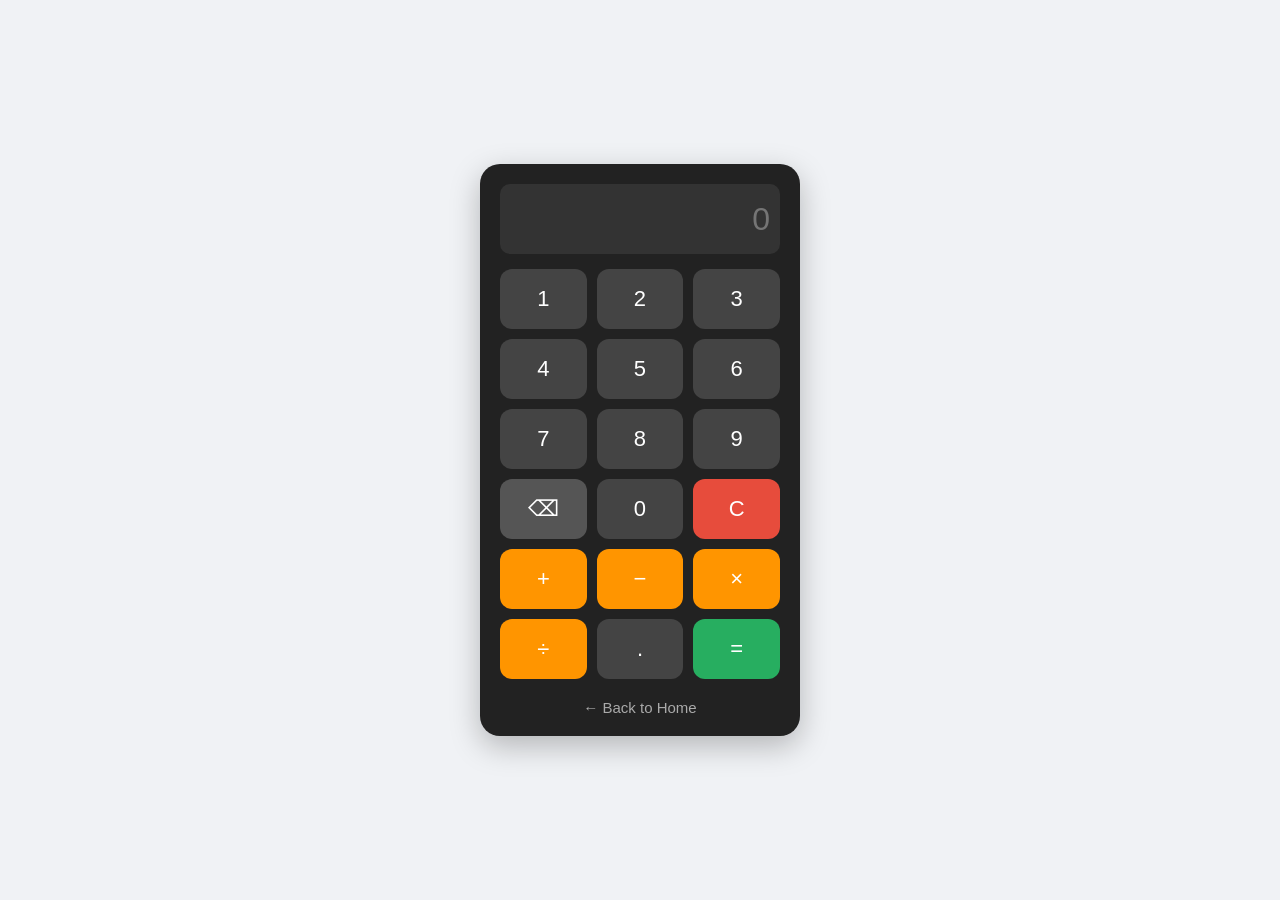
<file: calculator.html>
<!DOCTYPE html>
<html lang="en">

<head>
  <meta charset="UTF-8">

  <meta
    name="viewport"
    content="width=device-width, initial-scale=1.0"
  >

  <title>Basic Calculator</title>

  <link rel="stylesheet" href="calculator.css">
</head>

<body>

  <div class="calculator">

    <!-- Display -->

    <input
      type="text"
      id="display"
      readonly
      placeholder="0"
    >


    <!-- Calculator Buttons -->

    <div class="buttons">

      <!-- Row 1 -->

      <button onclick="appendValue('1')">
        1
      </button>

      <button onclick="appendValue('2')">
        2
      </button>

      <button onclick="appendValue('3')">
        3
      </button>


      <!-- Row 2 -->

      <button onclick="appendValue('4')">
        4
      </button>

      <button onclick="appendValue('5')">
        5
      </button>

      <button onclick="appendValue('6')">
        6
      </button>


      <!-- Row 3 -->

      <button onclick="appendValue('7')">
        7
      </button>

      <button onclick="appendValue('8')">
        8
      </button>

      <button onclick="appendValue('9')">
        9
      </button>


      <!-- Row 4 -->

      <button
        class="back"
        onclick="deleteLast()"
      >
        ⌫
      </button>

      <button onclick="appendValue('0')">
        0
      </button>

      <button
        class="clear"
        onclick="clearDisplay()"
      >
        C
      </button>


      <!-- Row 5 -->

      <button
        class="operator"
        onclick="appendValue('+')"
      >
        +
      </button>

      <button
        class="operator"
        onclick="appendValue('-')"
      >
        −
      </button>

      <button
        class="operator"
        onclick="appendValue('*')"
      >
        ×
      </button>


      <!-- Row 6 -->

      <button
        class="operator"
        onclick="appendValue('/')"
      >
        ÷
      </button>

      <button onclick="appendValue('.')">
        .
      </button>

      <button
        class="equals"
        onclick="calculate()"
      >
        =
      </button>

    </div>


    <!-- Back to Home -->

    <a href="index.html" class="home-link">
      ← Back to Home
    </a>

  </div>


  <script src="script.js"></script>

</body>

</html>
</file>
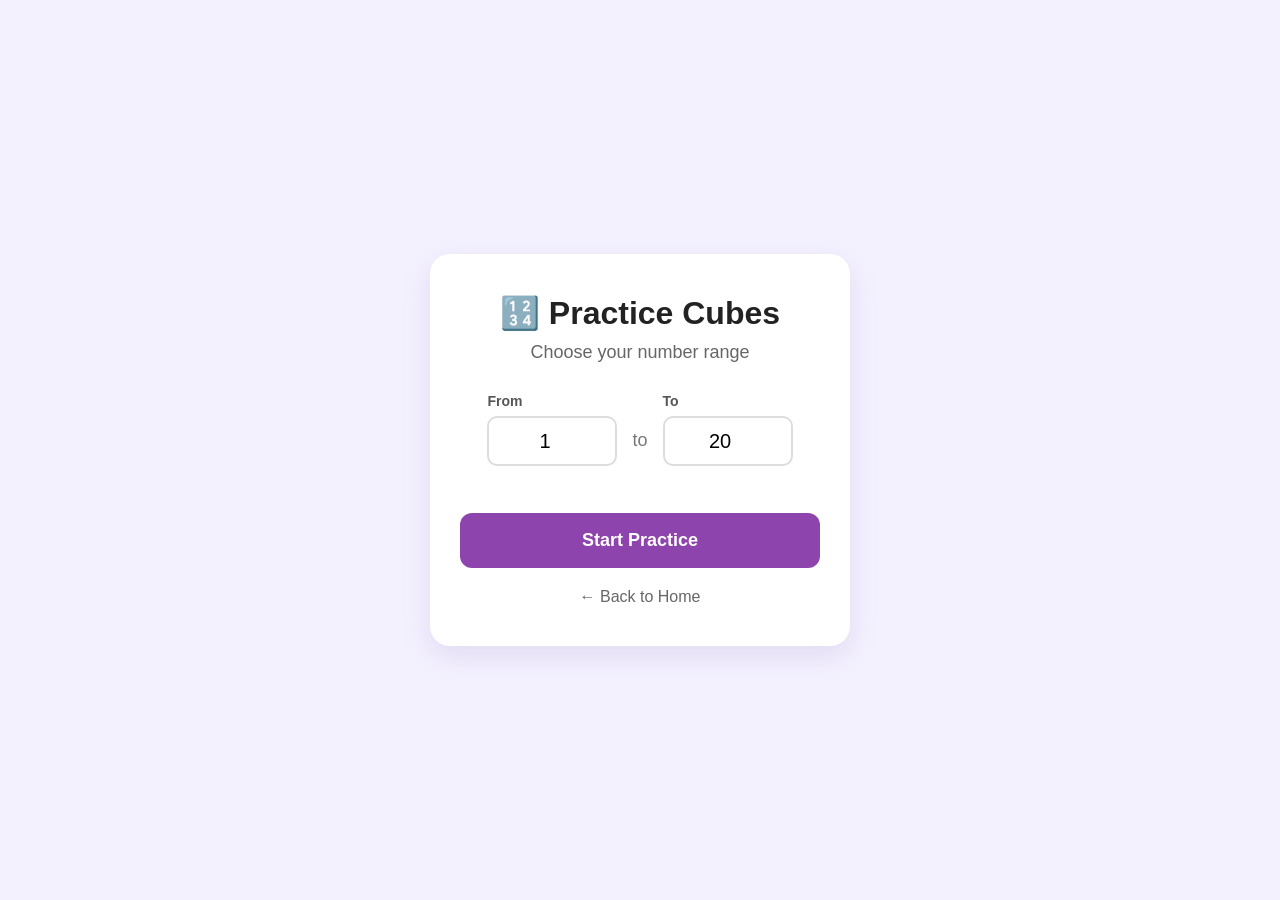
<file: cubes.html>
<!DOCTYPE html>
<html lang="en">

<head>

  <meta charset="UTF-8">

  <meta
    name="viewport"
    content="width=device-width, initial-scale=1.0"
  >

  <title>Practice Cubes</title>

  <link rel="stylesheet" href="cubes.css">

</head>


<body>


  <div class="practice-container">


    <!-- =========================
         RANGE SELECTION SCREEN
         ========================= -->

    <div id="setup-screen">

      <h1>🔢 Practice Cubes</h1>

      <p class="subtitle">
        Choose your number range
      </p>


      <div class="range-inputs">


        <div class="input-group">

          <label for="min-number">
            From
          </label>

          <input
            type="number"
            id="min-number"
            value="1"
            min="1"
          >

        </div>


        <span class="to-text">
          to
        </span>


        <div class="input-group">

          <label for="max-number">
            To
          </label>

          <input
            type="number"
            id="max-number"
            value="20"
            min="1"
          >

        </div>


      </div>


      <!-- Error message -->

      <p
        id="range-error"
        class="error-message"
      ></p>


      <!-- Start -->

      <button
        class="start-button"
        onclick="startPractice()"
      >
        Start Practice
      </button>


      <!-- Home -->

      <a
        href="index.html"
        class="back-link"
      >
        ← Back to Home
      </a>

    </div>



    <!-- =========================
         PRACTICE SCREEN
         ========================= -->

    <div
      id="practice-screen"
      class="hidden"
    >


      <h1>🔢 Practice Cubes</h1>


      <p class="instruction">
        What is the cube of:
      </p>


      <!-- Number -->

      <div id="number-display">
        8
      </div>


      <!-- Answer -->

      <div class="answer-area">


        <input
          type="number"
          id="answer-input"
          placeholder="Enter your answer"
          autocomplete="off"
        >


        <button
          class="check-button"
          onclick="checkAnswer()"
        >
          Check
        </button>


      </div>


      <!-- Feedback -->

      <p id="feedback"></p>


      <!-- Stop -->

      <button
        class="stop-button"
        onclick="stopPractice()"
      >
        Stop Practice
      </button>


    </div>


  </div>


  <script src="cubes.js"></script>

</body>

</html>
</file>
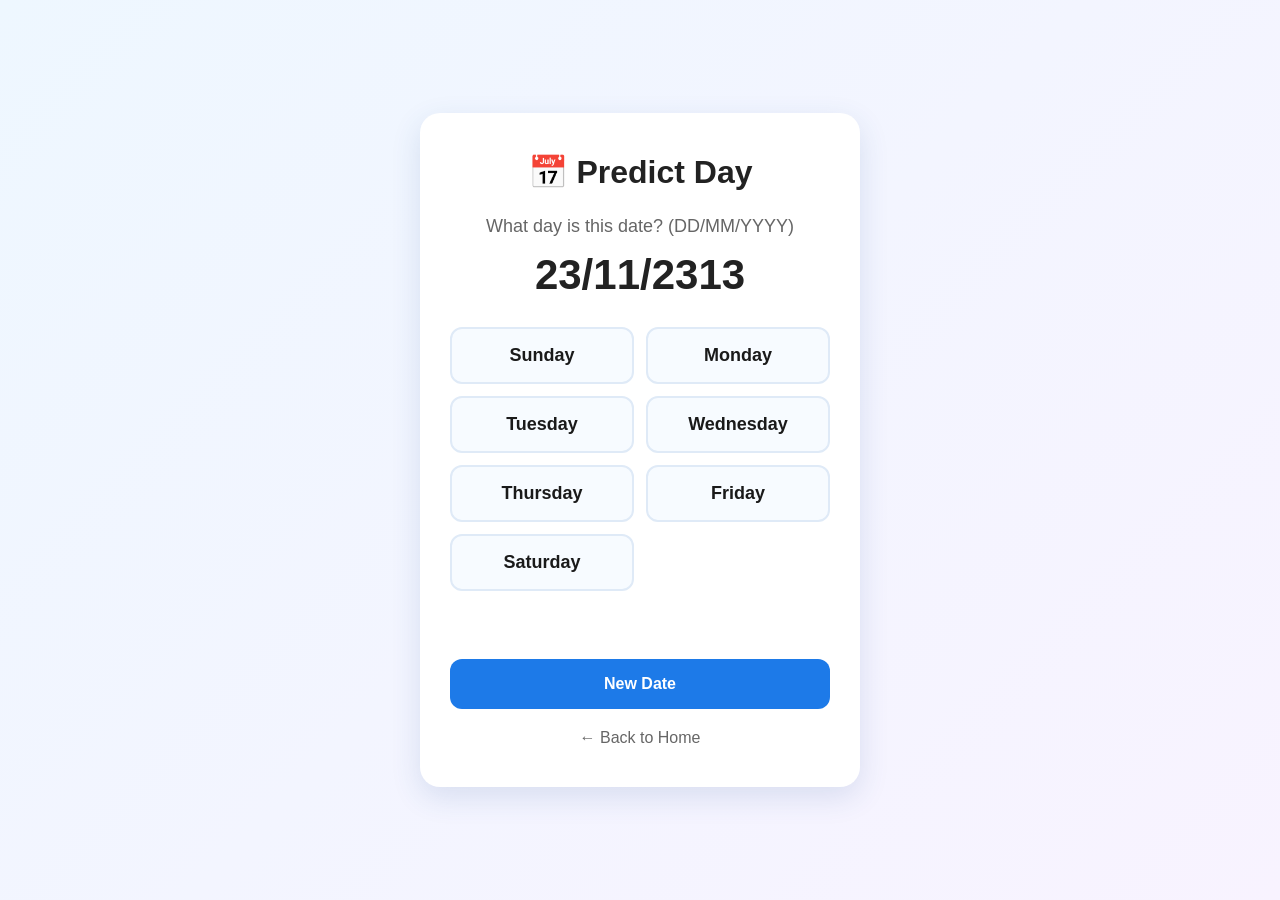
<file: day_predict.html>
<!DOCTYPE html>
<html lang="en">

<head>

  <meta charset="UTF-8">

  <meta
    name="viewport"
    content="width=device-width, initial-scale=1.0"
  >

  <title>Predict Day from Date</title>

  <link rel="stylesheet" href="day_predict.css">

</head>


<body>


  <div class="practice-container">

    <div id="practice-screen">

      <h1>📅 Predict Day</h1>

      <p class="instruction">
        What day is this date? (DD/MM/YYYY)
      </p>


      <div id="date-display">
        15 May 2024
      </div>


      <div id="answer-options" class="answer-options"></div>


      <p id="feedback"></p>


      <button
        class="new-button"
        onclick="nextQuestion()"
      >
        New Date
      </button>


      <a
        href="index.html"
        class="back-link"
      >
        ← Back to Home
      </a>

    </div>


  </div>


  <script src="day_predict.js"></script>

</body>

</html>
</file>
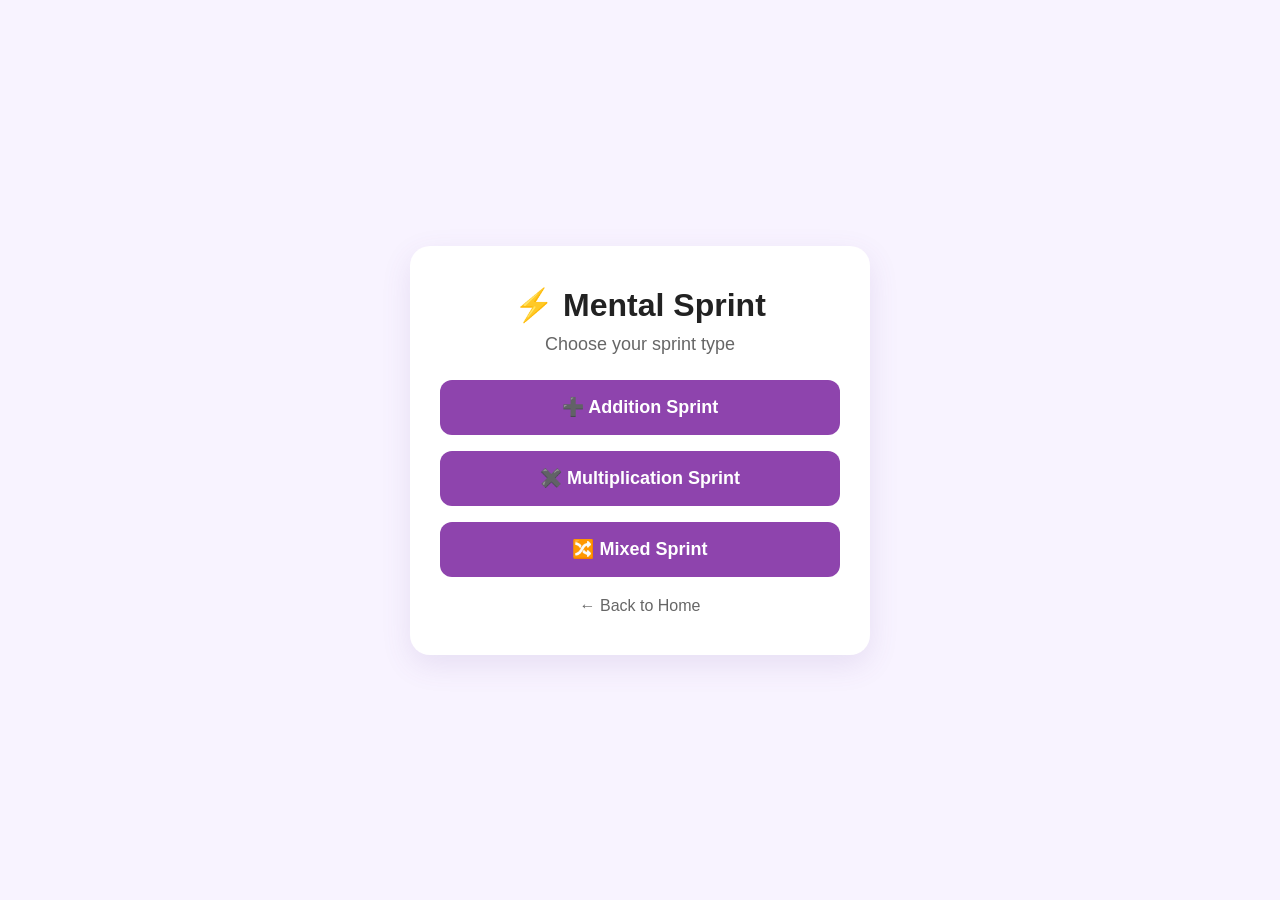
<file: mental_sprint.html>
<!DOCTYPE html>
<html lang="en">

<head>

  <meta charset="UTF-8">
  <meta name="viewport" content="width=device-width, initial-scale=1.0">

  <title>Mental Sprint</title>

  <link rel="stylesheet" href="mental_sprint.css">

</head>

<body>

  <div class="practice-container">

    <!-- =========================
         MODE SELECTION SCREEN
         ========================= -->

    <div id="mode-screen">

      <h1>⚡ Mental Sprint</h1>

      <p class="subtitle">
        Choose your sprint type
      </p>

      <div class="mode-buttons">

        <button class="mode-button" onclick="selectMode('addition')">
          ➕ Addition Sprint
        </button>

        <button class="mode-button" onclick="selectMode('multiplication')">
          ✖️ Multiplication Sprint
        </button>

        <button class="mode-button" onclick="selectMode('mixed')">
          🔀 Mixed Sprint
        </button>

      </div>

      <a href="index.html" class="back-link">
        ← Back to Home
      </a>

    </div>


    <!-- =========================
         SETUP SCREEN
         ========================= -->

    <div id="setup-screen" class="hidden">

      <h1 id="setup-title">Addition Sprint</h1>

      <div class="input-group">

        <label for="count-input">How many numbers?</label>
        <input type="number" id="count-input" min="2" value="3">

      </div>

      <div id="range-fields">

        <div class="input-group">

          <label for="min-input">Minimum number</label>
          <input type="number" id="min-input" min="0" value="1">

        </div>

        <div class="input-group">

          <label for="max-input">Maximum number</label>
          <input type="number" id="max-input" min="1" value="10">

        </div>

      </div>

      <p id="setup-error" class="error-message"></p>

      <button class="start-button" onclick="startSprint()">
        Start Sprint
      </button>

      <button class="secondary-button" onclick="showModeSelection()">
        Back
      </button>

    </div>


    <!-- =========================
         SPRINT SCREEN
         ========================= -->

    <div id="sprint-screen" class="hidden">

      <h1 id="sprint-title">Addition Sprint</h1>

      <p class="instruction" id="status-text">
        Watch carefully
      </p>

      <div id="sequence-display">5</div>

      <div id="answer-section" class="hidden">

        <input
          type="number"
          id="answer-input"
          placeholder="Enter final answer"
          autocomplete="off"
        >

        <button class="check-button" onclick="checkAnswer()">
          Check
        </button>

        <button class="secondary-button reveal-button" onclick="revealSequence()">
          Reveal Sequence
        </button>

        <button class="secondary-button reveal-button" onclick="revealAnswer()">
          Reveal Answer
        </button>

        <p id="feedback"></p>

        <a href="index.html" class="back-link home-link">
          ← Back to Home
        </a>

      </div>

    </div>

  </div>

  <script src="mental_sprint.js"></script>

</body>

</html>
</file>
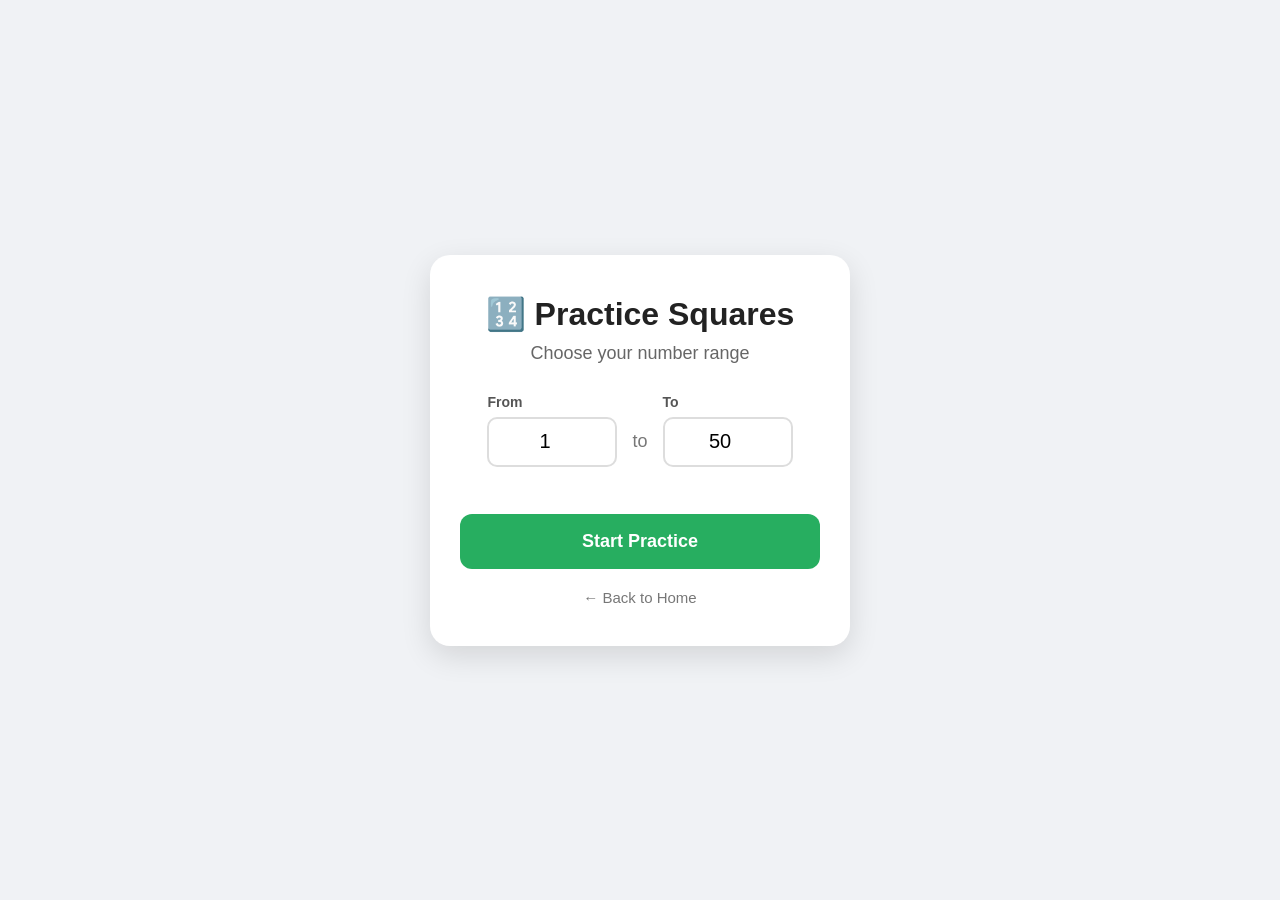
<file: squares.html>
<!DOCTYPE html>
<html lang="en">

<head>

  <meta charset="UTF-8">

  <meta
    name="viewport"
    content="width=device-width, initial-scale=1.0"
  >

  <title>Practice Squares</title>

  <link rel="stylesheet" href="squares.css">

</head>


<body>


  <div class="practice-container">


    <!-- =========================
         RANGE SELECTION SCREEN
         ========================= -->

    <div id="setup-screen">

      <h1>🔢 Practice Squares</h1>

      <p class="subtitle">
        Choose your number range
      </p>


      <div class="range-inputs">


        <div class="input-group">

          <label for="min-number">
            From
          </label>

          <input
            type="number"
            id="min-number"
            value="1"
            min="1"
          >

        </div>


        <span class="to-text">
          to
        </span>


        <div class="input-group">

          <label for="max-number">
            To
          </label>

          <input
            type="number"
            id="max-number"
            value="50"
            min="1"
          >

        </div>


      </div>


      <!-- Error message -->

      <p
        id="range-error"
        class="error-message"
      ></p>


      <!-- Start -->

      <button
        class="start-button"
        onclick="startPractice()"
      >
        Start Practice
      </button>


      <!-- Home -->

      <a
        href="index.html"
        class="back-link"
      >
        ← Back to Home
      </a>

    </div>



    <!-- =========================
         PRACTICE SCREEN
         ========================= -->

    <div
      id="practice-screen"
      class="hidden"
    >


      <h1>🔢 Practice Squares</h1>


      <p class="instruction">
        What is the square of:
      </p>


      <!-- Number -->

      <div id="number-display">
        25
      </div>


      <!-- Answer -->

      <div class="answer-area">


        <input
          type="number"
          id="answer-input"
          placeholder="Enter your answer"
          autocomplete="off"
        >


        <button
          class="check-button"
          onclick="checkAnswer()"
        >
          Check
        </button>


      </div>


      <!-- Feedback -->

      <p id="feedback"></p>


      <!-- Stop -->

      <button
        class="stop-button"
        onclick="stopPractice()"
      >
        Stop Practice
      </button>


    </div>


  </div>


  <script src="squares.js"></script>

</body>

</html>
</file>
<file: calculator.css>
* {
  box-sizing: border-box;

  margin: 0;
  padding: 0;
}


body {
  min-height: 100vh;

  display: flex;

  justify-content: center;
  align-items: center;

  background: #f0f2f5;

  font-family: Arial, sans-serif;
}


/* =========================
   CALCULATOR
   ========================= */

.calculator {
  width: 320px;

  padding: 20px;

  background: #222;

  border-radius: 20px;

  box-shadow:
    0 10px 30px rgba(0, 0, 0, 0.25);
}


/* =========================
   DISPLAY
   ========================= */

#display {
  width: 100%;

  height: 70px;

  margin-bottom: 15px;

  padding: 10px;

  border: none;

  border-radius: 10px;

  background: #333;

  color: white;

  font-size: 32px;

  text-align: right;

  outline: none;
}


/* =========================
   BUTTON GRID
   ========================= */

.buttons {
  display: grid;

  grid-template-columns:
    repeat(3, 1fr);

  gap: 10px;
}


/* =========================
   BUTTONS
   ========================= */

button {
  height: 60px;

  border: none;

  border-radius: 12px;

  background: #444;

  color: white;

  font-size: 22px;

  cursor: pointer;

  transition: 0.15s;
}


button:hover {
  background: #555;
}


button:active {
  transform: scale(0.95);
}


/* Back */

.back {
  background: #555;
}


/* Clear */

.clear {
  background: #e74c3c;
}


.clear:hover {
  background: #c0392b;
}


/* Operators */

.operator {
  background: #ff9500;
}


.operator:hover {
  background: #e68600;
}


/* Equals */

.equals {
  background: #27ae60;
}


.equals:hover {
  background: #219150;
}


/* =========================
   HOME LINK
   ========================= */

.home-link {
  display: block;

  margin-top: 20px;

  color: #aaa;

  text-align: center;

  text-decoration: none;

  font-size: 15px;
}


.home-link:hover {
  color: white;
}


/* =========================
   MOBILE
   ========================= */

@media (max-width: 400px) {

  .calculator {
    width: 90%;
  }

}
</file>
<file: cubes.css>
* {
  box-sizing: border-box;

  margin: 0;
  padding: 0;
}


body {
  min-height: 100vh;

  display: flex;

  justify-content: center;
  align-items: center;

  background: #f4f1ff;

  font-family: Arial, sans-serif;
}


/* =========================
   MAIN CONTAINER
   ========================= */

.practice-container {
  width: 420px;

  padding: 40px 30px;

  background: white;

  border-radius: 20px;

  box-shadow:
    0 10px 30px rgba(87, 56, 140, 0.12);

  text-align: center;
}


/* =========================
   HEADING
   ========================= */

h1 {
  margin-bottom: 10px;

  color: #222;

  font-size: 32px;
}


/* =========================
   SUBTITLE
   ========================= */

.subtitle {
  margin-bottom: 30px;

  color: #666;

  font-size: 18px;
}


/* =========================
   RANGE
   ========================= */

.range-inputs {
  display: flex;

  justify-content: center;
  align-items: end;

  gap: 15px;

  margin-bottom: 15px;
}


.input-group {
  display: flex;

  flex-direction: column;

  align-items: flex-start;
}


.input-group label {
  margin-bottom: 7px;

  color: #555;

  font-size: 14px;

  font-weight: bold;
}


.input-group input {
  width: 130px;

  height: 50px;

  padding: 10px;

  border: 2px solid #ddd;

  border-radius: 10px;

  font-size: 20px;

  text-align: center;

  outline: none;
}


.input-group input:focus {
  border-color: #8e44ad;
}


.to-text {
  padding-bottom: 15px;

  color: #777;

  font-size: 18px;
}


/* =========================
   ERROR
   ========================= */

.error-message {
  min-height: 22px;

  margin-bottom: 10px;

  color: #e74c3c;

  font-size: 14px;
}


/* =========================
   START BUTTON
   ========================= */

.start-button {
  width: 100%;

  height: 55px;

  border: none;

  border-radius: 12px;

  background: #8e44ad;

  color: white;

  font-size: 18px;

  font-weight: bold;

  cursor: pointer;

  transition: 0.2s;
}


.start-button:hover {
  background: #7d3ea5;
}


.start-button:active {
  transform: scale(0.98);
}


/* =========================
   PRACTICE
   ========================= */

.instruction {
  margin-top: 25px;

  margin-bottom: 10px;

  color: #666;

  font-size: 18px;
}


/* =========================
   NUMBER
   ========================= */

#number-display {
  margin: 10px 0 25px;

  color: #222;

  font-size: 64px;

  font-weight: bold;
}


/* =========================
   ANSWER AREA
   ========================= */

.answer-area {
  display: flex;

  gap: 10px;
}


#answer-input {
  flex: 1;

  height: 55px;

  padding: 10px;

  border: 2px solid #ddd;

  border-radius: 10px;

  font-size: 20px;

  text-align: center;

  outline: none;
}


#answer-input:focus {
  border-color: #8e44ad;
}


/* =========================
   CHECK BUTTON
   ========================= */

.check-button {
  width: 100px;

  border: none;

  border-radius: 10px;

  background: #6c63ff;

  color: white;

  font-size: 16px;

  font-weight: bold;

  cursor: pointer;
}


.check-button:hover {
  background: #574be6;
}


/* =========================
   FEEDBACK
   ========================= */

#feedback {
  min-height: 30px;

  margin-top: 15px;

  font-size: 17px;

  font-weight: bold;
}


.correct {
  color: #27ae60;
}


.incorrect {
  color: #e74c3c;
}


/* =========================
   STOP BUTTON
   ========================= */

.stop-button {
  width: 100%;

  height: 50px;

  margin-top: 25px;

  border: 2px solid #e74c3c;

  border-radius: 12px;

  background: white;

  color: #e74c3c;

  font-size: 16px;

  font-weight: bold;

  cursor: pointer;
}


.stop-button:hover {
  background: #fff3f3;
}


.hidden {
  display: none;
}


.back-link {
  display: inline-block;

  margin-top: 20px;

  color: #666;

  text-decoration: none;
}


.back-link:hover {
  text-decoration: underline;
}
</file>
<file: day_predict.css>
* {
  box-sizing: border-box;

  margin: 0;
  padding: 0;
}


body {
  min-height: 100vh;

  display: flex;

  justify-content: center;
  align-items: center;

  background: linear-gradient(135deg, #eef7ff, #f8f3ff);

  font-family: Arial, sans-serif;
}


.practice-container {
  width: 440px;

  padding: 40px 30px;

  background: white;

  border-radius: 20px;

  box-shadow:
    0 10px 30px rgba(42, 87, 146, 0.14);

  text-align: center;
}


h1 {
  margin-bottom: 10px;

  color: #222;

  font-size: 32px;
}


.instruction {
  margin-top: 25px;

  margin-bottom: 12px;

  color: #666;

  font-size: 18px;
}


#date-display {
  margin: 10px 0 25px;

  display: flex;
  flex-direction: column;
  gap: 6px;

  color: #222;

  font-size: 42px;

  font-weight: bold;
  line-height: 1.25;
}


.answer-options {
  display: grid;

  grid-template-columns: repeat(2, minmax(120px, 1fr));

  gap: 12px;
}


.answer-option {
  padding: 16px 10px;

  border: 2px solid #dfeaf7;

  border-radius: 12px;

  background: #f7fbff;

  color: #1a1a1a;

  font-size: 18px;

  font-weight: bold;

  cursor: pointer;

  transition: 0.2s;
}


.answer-option:hover {
  background: #eaf4ff;

  border-color: #b7d5ff;
}


.answer-option:active {
  transform: scale(0.98);
}


#feedback {
  min-height: 30px;

  margin-top: 18px;

  font-size: 17px;

  font-weight: bold;
}


.correct {
  color: #27ae60;
}


.incorrect {
  color: #e74c3c;
}


.new-button {
  width: 100%;

  height: 50px;

  margin-top: 20px;

  border: none;

  border-radius: 12px;

  background: #1d7ae8;

  color: white;

  font-size: 16px;

  font-weight: bold;

  cursor: pointer;
}


.new-button:hover {
  background: #1065c0;
}


.back-link {
  display: inline-block;

  margin-top: 20px;

  color: #666;

  text-decoration: none;
}


.back-link:hover {
  text-decoration: underline;
}


@media (max-width: 500px) {

  .practice-container {
    width: 90%;

    padding: 28px 20px;
  }

  .answer-options {
    grid-template-columns: 1fr;
  }

  #date-display {
    font-size: 30px;
  }
}
</file>
<file: mental_sprint.css>
* {
  box-sizing: border-box;
  margin: 0;
  padding: 0;
}

body {
  min-height: 100vh;
  display: flex;
  justify-content: center;
  align-items: center;
  background: #f8f3ff;
  font-family: Arial, sans-serif;
}

.practice-container {
  width: 460px;
  padding: 40px 30px;
  background: white;
  border-radius: 20px;
  box-shadow: 0 10px 30px rgba(107, 70, 160, 0.12);
  text-align: center;
}

h1 {
  margin-bottom: 10px;
  color: #222;
  font-size: 32px;
}

.subtitle,
.instruction {
  margin-bottom: 25px;
  color: #666;
  font-size: 18px;
}

.mode-buttons {
  display: flex;
  flex-direction: column;
  gap: 16px;
}

.mode-button,
.start-button,
.secondary-button,
.check-button {
  width: 100%;
  height: 55px;
  border: none;
  border-radius: 12px;
  font-size: 18px;
  font-weight: bold;
  cursor: pointer;
  transition: 0.2s;
}

.mode-button {
  background: #8e44ad;
  color: white;
}

.mode-button:hover,
.start-button:hover,
.check-button:hover,
.secondary-button:hover {
  filter: brightness(0.96);
}

.start-button,
.check-button {
  background: #27ae60;
  color: white;
}

.secondary-button {
  margin-top: 14px;
  background: #eaf2ff;
  color: #1f3c88;
}

.reveal-button {
  margin-top: 8px;
}

.back-link {
  display: inline-block;
  margin-top: 20px;
  color: #666;
  text-decoration: none;
}

.back-link:hover {
  text-decoration: underline;
}

.home-link {
  margin-top: 12px;
}

.hidden {
  display: none;
}

.input-group {
  display: flex;
  flex-direction: column;
  align-items: flex-start;
  margin-bottom: 18px;
}

.input-group label {
  margin-bottom: 8px;
  color: #444;
  font-weight: bold;
}

.input-group input {
  width: 100%;
  height: 50px;
  padding: 10px;
  border: 2px solid #ddd;
  border-radius: 10px;
  font-size: 18px;
  text-align: center;
}

.input-group input:focus {
  border-color: #8e44ad;
  outline: none;
}

.error-message {
  min-height: 20px;
  margin-bottom: 10px;
  color: #e74c3c;
  font-size: 14px;
}

#sequence-display {
  margin: 10px 0 25px;
  color: #222;
  font-size: 56px;
  font-weight: bold;
  min-height: 90px;
  display: flex;
  align-items: center;
  justify-content: center;
}

#answer-section {
  margin-top: 20px;
}

#answer-input {
  width: 100%;
  height: 55px;
  margin-bottom: 12px;
  padding: 10px;
  border: 2px solid #ddd;
  border-radius: 10px;
  font-size: 20px;
  text-align: center;
}

#feedback {
  min-height: 28px;
  margin: 12px 0;
  font-size: 17px;
  font-weight: bold;
}

.correct {
  color: #27ae60;
}

.incorrect {
  color: #e74c3c;
}

@media (max-width: 500px) {
  .practice-container {
    width: 90%;
    padding: 28px 18px;
  }
}
</file>
<file: squares.css>
* {
  box-sizing: border-box;

  margin: 0;
  padding: 0;
}


body {
  min-height: 100vh;

  display: flex;

  justify-content: center;
  align-items: center;

  background: #f0f2f5;

  font-family: Arial, sans-serif;
}


/* =========================
   MAIN CONTAINER
   ========================= */

.practice-container {
  width: 420px;

  padding: 40px 30px;

  background: white;

  border-radius: 20px;

  box-shadow:
    0 10px 30px rgba(0, 0, 0, 0.12);

  text-align: center;
}


/* =========================
   HEADING
   ========================= */

h1 {
  margin-bottom: 10px;

  color: #222;

  font-size: 32px;
}


/* =========================
   SUBTITLE
   ========================= */

.subtitle {
  margin-bottom: 30px;

  color: #666;

  font-size: 18px;
}


/* =========================
   RANGE
   ========================= */

.range-inputs {
  display: flex;

  justify-content: center;
  align-items: end;

  gap: 15px;

  margin-bottom: 15px;
}


.input-group {
  display: flex;

  flex-direction: column;

  align-items: flex-start;
}


.input-group label {
  margin-bottom: 7px;

  color: #555;

  font-size: 14px;

  font-weight: bold;
}


.input-group input {
  width: 130px;

  height: 50px;

  padding: 10px;

  border: 2px solid #ddd;

  border-radius: 10px;

  font-size: 20px;

  text-align: center;

  outline: none;
}


.input-group input:focus {
  border-color: #4a90e2;
}


.to-text {
  padding-bottom: 15px;

  color: #777;

  font-size: 18px;
}


/* =========================
   ERROR
   ========================= */

.error-message {
  min-height: 22px;

  margin-bottom: 10px;

  color: #e74c3c;

  font-size: 14px;
}


/* =========================
   START BUTTON
   ========================= */

.start-button {
  width: 100%;

  height: 55px;

  border: none;

  border-radius: 12px;

  background: #27ae60;

  color: white;

  font-size: 18px;

  font-weight: bold;

  cursor: pointer;

  transition: 0.2s;
}


.start-button:hover {
  background: #219150;
}


.start-button:active {
  transform: scale(0.98);
}


/* =========================
   PRACTICE
   ========================= */

.instruction {
  margin-top: 25px;

  margin-bottom: 10px;

  color: #666;

  font-size: 18px;
}


/* =========================
   NUMBER
   ========================= */

#number-display {
  margin: 10px 0 25px;

  color: #222;

  font-size: 64px;

  font-weight: bold;
}


/* =========================
   ANSWER AREA
   ========================= */

.answer-area {
  display: flex;

  gap: 10px;
}


#answer-input {
  flex: 1;

  height: 55px;

  padding: 10px;

  border: 2px solid #ddd;

  border-radius: 10px;

  font-size: 20px;

  text-align: center;

  outline: none;
}


#answer-input:focus {
  border-color: #4a90e2;
}


/* =========================
   CHECK BUTTON
   ========================= */

.check-button {
  width: 100px;

  border: none;

  border-radius: 10px;

  background: #4a90e2;

  color: white;

  font-size: 16px;

  font-weight: bold;

  cursor: pointer;
}


.check-button:hover {
  background: #357abd;
}


/* =========================
   FEEDBACK
   ========================= */

#feedback {
  min-height: 30px;

  margin-top: 15px;

  font-size: 17px;

  font-weight: bold;
}


.correct {
  color: #27ae60;
}


.incorrect {
  color: #e74c3c;
}


/* =========================
   STOP BUTTON
   ========================= */

.stop-button {
  width: 100%;

  height: 50px;

  margin-top: 25px;

  border: 2px solid #e74c3c;

  border-radius: 10px;

  background: white;

  color: #e74c3c;

  font-size: 16px;

  font-weight: bold;

  cursor: pointer;

  transition: 0.2s;
}


.stop-button:hover {
  background: #e74c3c;

  color: white;
}


/* =========================
   BACK LINK
   ========================= */

.back-link {
  display: block;

  margin-top: 20px;

  color: #777;

  text-decoration: none;

  font-size: 15px;
}


.back-link:hover {
  color: #222;
}


/* =========================
   HIDDEN
   ========================= */

.hidden {
  display: none;
}


/* =========================
   MOBILE
   ========================= */

@media (max-width: 500px) {

  .practice-container {
    width: 90%;

    padding: 30px 20px;
  }


  .range-inputs {
    gap: 8px;
  }


  .input-group input {
    width: 110px;
  }


  #number-display {
    font-size: 52px;
  }

}
</file>
